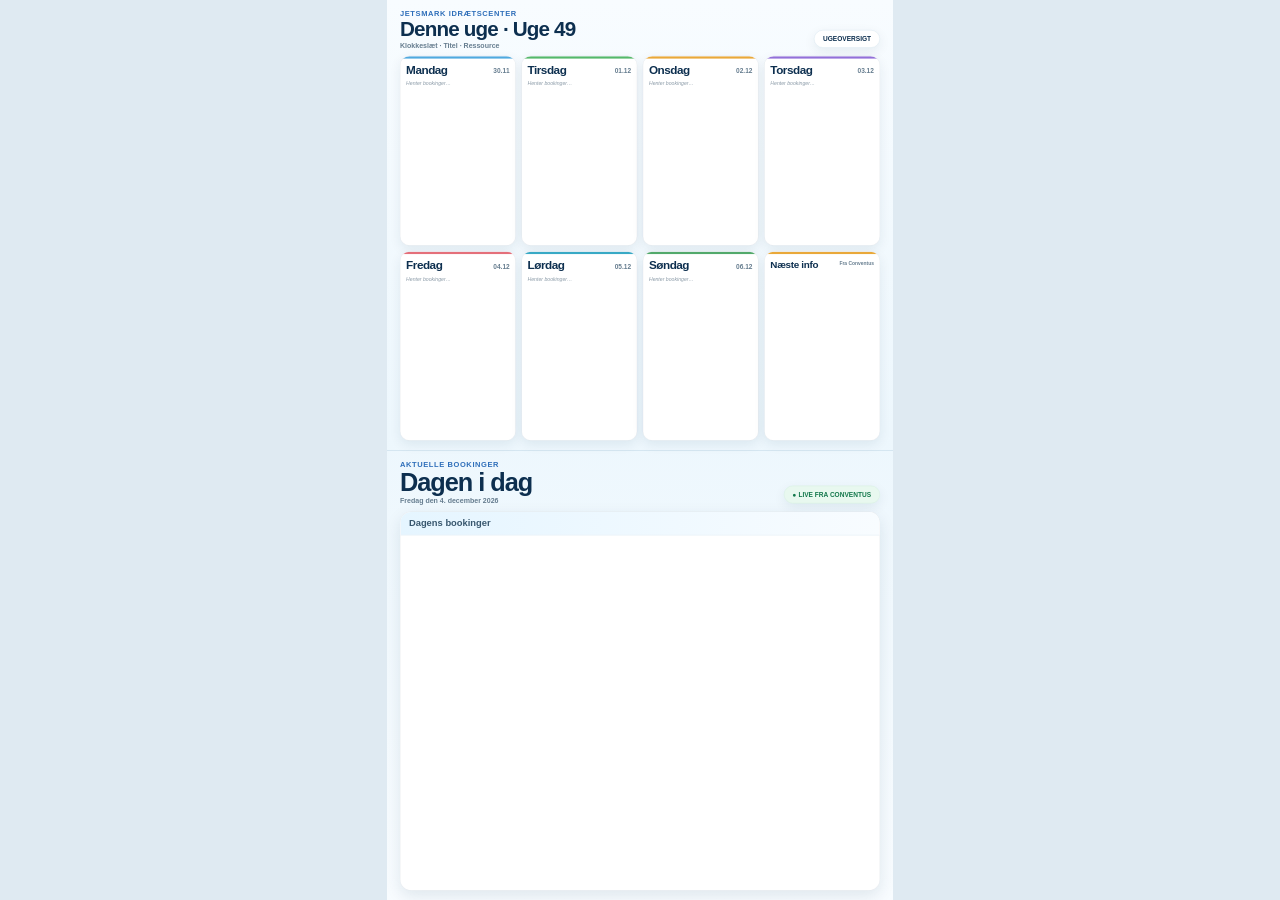
<file: index.html>
<!doctype html>
<html lang="da">
<head>
<meta charset="utf-8">
<meta name="viewport" content="width=device-width, initial-scale=1, viewport-fit=cover">
<title>Jetsmark Idrætscenter – Infoskærm</title>
<link rel="stylesheet" href="style.css">
<link rel="stylesheet" href="next-info.css">
</head>
<body>
<div id="stage">
<main class="screen">
  <section class="half week-half">
    <div class="section-head">
      <div>
        <p class="eyebrow">Jetsmark Idrætscenter</p>
        <h1>Denne uge · <span id="week-number">Uge 44</span></h1>
        <p class="subline">Klokkeslæt · Titel · Ressource</p>
      </div>
      <div class="badge">UGEOVERSIGT</div>
    </div>

    <div class="week-grid">
      <article class="day-card" data-day="mandag" style="--accent:#4fa9df"><div class="day-head"><h3>Mandag</h3><div class="day-date" data-date="mandag"></div></div><div class="bookings" data-bookings="mandag"><div class="empty">Henter bookinger…</div></div></article>
      <article class="day-card" data-day="tirsdag" style="--accent:#54b86a"><div class="day-head"><h3>Tirsdag</h3><div class="day-date" data-date="tirsdag"></div></div><div class="bookings" data-bookings="tirsdag"><div class="empty">Henter bookinger…</div></div></article>
      <article class="day-card" data-day="onsdag" style="--accent:#e9a839"><div class="day-head"><h3>Onsdag</h3><div class="day-date" data-date="onsdag"></div></div><div class="bookings" data-bookings="onsdag"><div class="empty">Henter bookinger…</div></div></article>
      <article class="day-card" data-day="torsdag" style="--accent:#9270d9"><div class="day-head"><h3>Torsdag</h3><div class="day-date" data-date="torsdag"></div></div><div class="bookings" data-bookings="torsdag"><div class="empty">Henter bookinger…</div></div></article>
      <article class="day-card" data-day="fredag" style="--accent:#e46f7a"><div class="day-head"><h3>Fredag</h3><div class="day-date" data-date="fredag"></div></div><div class="bookings" data-bookings="fredag"><div class="empty">Henter bookinger…</div></div></article>
      <article class="day-card" data-day="lørdag" style="--accent:#38a9c5"><div class="day-head"><h3>Lørdag</h3><div class="day-date" data-date="lørdag"></div></div><div class="bookings" data-bookings="lørdag"><div class="empty">Henter bookinger…</div></div></article>
      <article class="day-card" data-day="søndag" style="--accent:#52a96b"><div class="day-head"><h3>Søndag</h3><div class="day-date" data-date="søndag"></div></div><div class="bookings" data-bookings="søndag"><div class="empty">Henter bookinger…</div></div></article>
      <article class="day-card note-card" style="--accent:#e9a839"><div class="day-head"><h3>Næste info</h3><div class="day-date">Fra Conventus</div></div></article>
    </div>

    <div class="source-week" id="week-source" aria-hidden="true">
      <script type="text/javascript" src="https://www.conventus.dk/dataudv/www/booking_v2_liste.php?forening=2944&vis=7&ressourcer=5394;5395;41893;41892;41895;41896;43929;43931;26597;40665;5396;22230;47117&kategorier=&kun_egne=false&skyggebookinger=false&gruppeAfd=&layout=relativ&columns=tid;titel;ressource&heads=day"></script>
    </div>
    <div class="source-week" id="info-source" aria-hidden="true">
      <script type="text/javascript" src="https://www.conventus.dk/dataudv/www/booking_v2_liste.php?forening=2944&vis=7&ressourcer=5394;5395;41893;41892;41895;41896;43929;43931;26597;40665;5396;22230;47117&kategorier=&kun_egne=false&skyggebookinger=false&gruppeAfd=&layout=relativ&columns=dato;tid;titel;info;ressource&heads=day"></script>
    </div>
  </section>

  <section class="half today-half">
    <div class="section-head">
      <div>
        <p class="eyebrow">Aktuelle bookinger</p>
        <h2>Dagen i dag</h2>
        <p class="subline" id="today-date">Henter dagens dato…</p>
      </div>
      <div class="badge live">● LIVE FRA CONVENTUS</div>
    </div>
    <div class="panel">
      <div class="panel-title">Dagens bookinger</div>
      <div class="conventus-output" id="today-bookings">
        <script type="text/javascript" src="https://www.conventus.dk/dataudv/www/booking_v2_liste.php?forening=2944&vis=1&ressourcer=5394;5395;41893;41892;41895;41896;43929;43931;26597;40665;5396;22230;47117&kategorier=&kun_egne=false&skyggebookinger=false&gruppeAfd=&layout=relativ&columns=skygge;dato;tid;titel;info;kategori;ressource;book&heads=day"></script>
      </div>
    </div>
  </section>
</main>
</div>
<script src="app.js"></script>
<script src="vertical-fix.js"></script>
<script src="next-info.js"></script>
<script src="week-polish.js"></script>
<script src="week-resource-fix.js"></script>
</body>
</html>
</file>
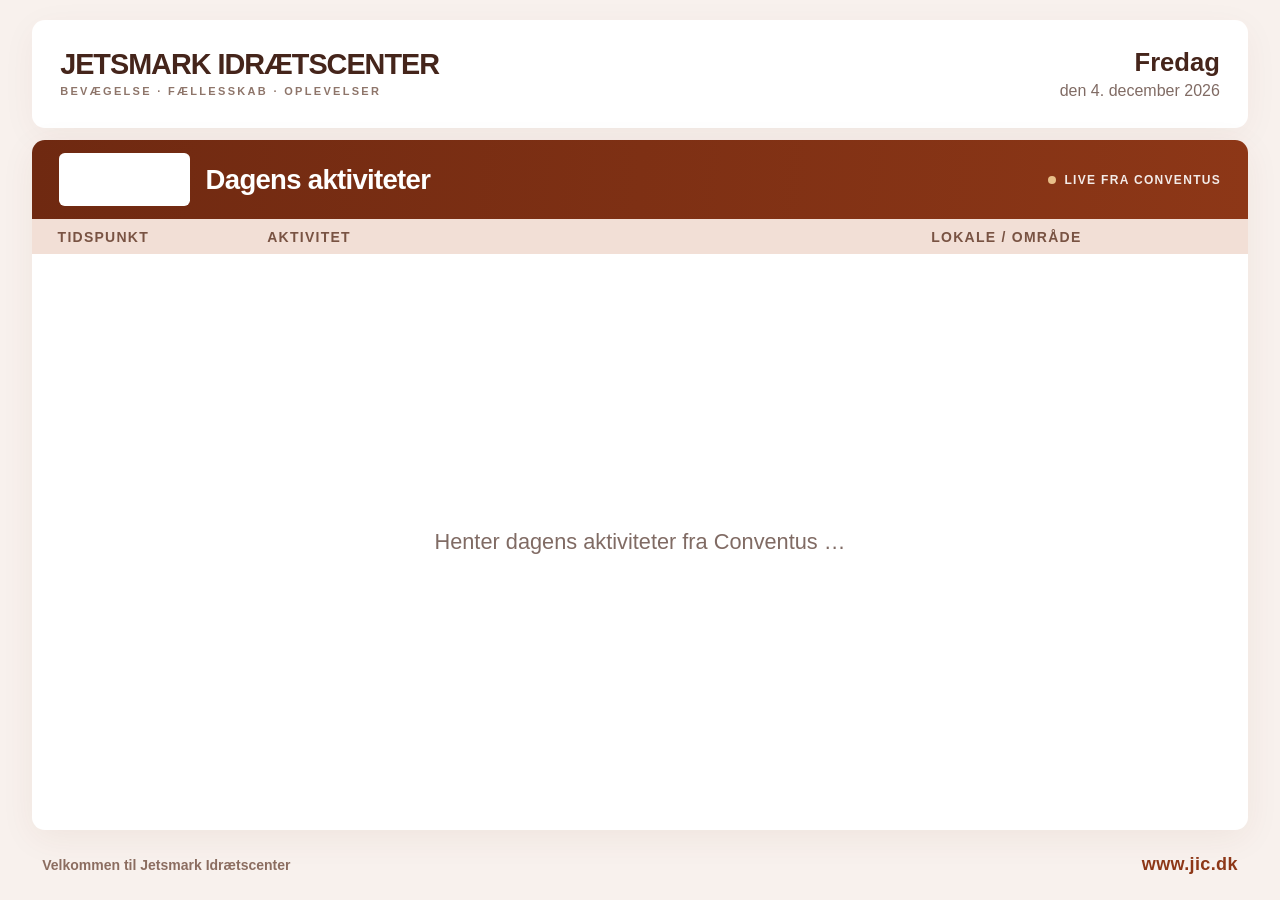
<file: foyer/index.html>
<!doctype html>
<html lang="da">
<head>
<meta charset="utf-8"><meta name="viewport" content="width=device-width,initial-scale=1">
<meta http-equiv="refresh" content="1800">
<title>Jetsmark Idrætscenter · Foyer</title>
<style>
:root{--navy:#6F2911;--blue:#8D3717;--line:#eddbd4;--ink:#45251b;--muted:#806b64}
*{box-sizing:border-box}html,body{margin:0;width:100%;height:100%;overflow:hidden;font-family:Inter,Arial,Helvetica,sans-serif;color:var(--ink);background:#f8f1ed}
#stage{width:100%;height:100%;display:flex;flex-direction:column;padding:2.2vh 2.5vw 1.4vh;gap:1.4vh}
header{display:flex;align-items:center;justify-content:space-between;gap:3vw;background:#fff;border-radius:1vw;padding:1.6vh 2.2vw;box-shadow:0 8px 35px #6f29110c;min-height:12vh}
.brand{display:flex;align-items:center;gap:1.1vw}.mark{height:4.4vw;width:4.4vw;max-height:96px;max-width:96px;border-radius:1vw;background:linear-gradient(145deg,#C87959,#8D3717);color:#fff;display:grid;place-items:center;font-weight:900;font-size:clamp(30px,2.65vw,100px);letter-spacing:-.22em;padding-right:.25em}
.brand-title{font-size:clamp(22px,2.25vw,92px);font-weight:850;letter-spacing:-.035em;line-height:1}.brand-sub{font-size:clamp(11px,.86vw,32px);letter-spacing:.21em;color:#8e756a;font-weight:750;margin-top:.7vh}
.datebox{text-align:right}.weekday{font-weight:850;font-size:clamp(24px,2vw,80px);text-transform:capitalize}.date{font-size:clamp(16px,1.15vw,44px);color:var(--muted);margin-top:.5vh}
main{display:flex;flex-direction:column;flex:1;min-height:0;background:#fff;border-radius:1vw;overflow:hidden;box-shadow:0 8px 35px #6f291110}
.heading{display:flex;align-items:center;justify-content:space-between;background:linear-gradient(95deg,#6F2911,#8D3717);color:#fff;padding:1.4vh 2.1vw;min-height:8vh}
.heading h1{font-size:clamp(25px,2.15vw,80px);margin:0;font-weight:800;letter-spacing:-.025em}.live{font-size:clamp(12px,.85vw,34px);font-weight:750;letter-spacing:.11em;opacity:.9}.live:before{content:"";display:inline-block;width:.65em;height:.65em;background:#f3ce95;border-radius:50%;margin-right:.7em}
.colheads{display:grid;grid-template-columns:18% 57% 25%;padding:1.1vh 2vw;background:#f2dfd6;color:#795343;font-size:clamp(14px,1vw,42px);font-weight:800;text-transform:uppercase;letter-spacing:.09em}
#list{flex:1;min-height:0;overflow:hidden;display:grid;grid-template-rows:repeat(var(--rows,1),minmax(0,1fr))}
.booking{display:grid;grid-template-columns:18% 57% 25%;align-items:center;min-height:0;height:100%;padding:0 2vw;border-bottom:1px solid var(--line);gap:0;overflow:hidden}
.booking:nth-child(even){background:#fbf6f3}.booking:last-child{border:0}
.time{display:flex;align-items:center;height:100%;line-height:1.1;font-size:clamp(20px,1.75vw,70px);font-weight:850;color:#8D3717;white-space:nowrap;letter-spacing:-.025em}
.activity{align-self:center;line-height:1.1;font-size:clamp(18px,1.5vw,60px);font-weight:750;line-height:1.18;padding-right:1.4vw;overflow:hidden;display:-webkit-box;-webkit-line-clamp:2;-webkit-box-orient:vertical}
.resources{display:flex;align-items:center;align-self:center;gap:.4vw;flex-wrap:wrap;padding-left:.8vw}.resource{font-size:clamp(13px,1.03vw,42px);font-weight:750;background:#f4e5dd;color:#6F2911;padding:.55vh .65vw;border-radius:.35vw;line-height:1.15}
.empty{display:grid;place-items:center;flex:1;color:#806b64;font-size:clamp(18px,1.7vw,64px);padding:2vw;text-align:center}
#list.dense .booking{min-height:0}#list.dense .time{font-size:clamp(15px,1.36vw,55px)}#list.dense .activity{font-size:clamp(14px,1.14vw,48px)}#list.dense .resource{font-size:clamp(11px,.83vw,34px)}
footer{height:5vh;display:flex;align-items:center;justify-content:space-between;padding:0 .8vw;color:#8b6d60;font-size:clamp(14px,1vw,40px);font-weight:700}
footer .website{font-weight:900;color:#8D3717;font-size:clamp(18px,1.3vw,52px);letter-spacing:.02em}
#source{position:absolute;left:-99999px;top:0;opacity:0;pointer-events:none}
@media(max-aspect-ratio:1/1){header{min-height:10vh}.colheads,.booking{grid-template-columns:25% 48% 27%}.heading{min-height:7vh}}
.official-logo{height:6.7vh;max-height:150px;width:auto;max-width:14vw;object-fit:contain;flex-shrink:0}.brand{gap:1.5vw}.heading-left{display:flex;align-items:center;gap:1.2vw;min-width:0}.heading-left .official-logo{height:5.9vh;max-height:110px;max-width:11vw;object-fit:contain;background:#fff;border-radius:.45vw;padding:.25vh .3vw}.booking .time,.booking .activity,.booking .resources{min-height:0}.booking .resource{white-space:nowrap;padding:.35vh .65vw}.booking .resources{overflow:hidden}.booking .activity{overflow:hidden;line-height:1.12}#list.very-dense .time{font-size:clamp(13px,1.07vw,42px)}#list.very-dense .activity{font-size:clamp(12px,.9vw,38px)}#list.very-dense .resource{font-size:clamp(10px,.7vw,29px);padding:.2vh .35vw}
/* Foyer: center every item in its row, both vertically and horizontally. */
.colheads{align-items:center;text-align:left}
.colheads>span{display:flex;align-items:center;justify-content:flex-start;text-align:left}
.booking{align-items:stretch}
.booking>.time,.booking>.activity,.booking>.resources{
  height:100%;min-height:0;min-width:0;
  display:flex;align-items:center;justify-content:flex-start;
  text-align:left;align-self:stretch;box-sizing:border-box;
  margin:0;padding-top:0;padding-bottom:0;
}
.booking>.activity{
  -webkit-line-clamp:unset;-webkit-box-orient:initial;
  overflow:hidden;line-height:1.1;padding-left:.6vw;padding-right:.6vw;
}
.booking>.resources{padding-left:.6vw;padding-right:.6vw;align-content:center;gap:.3vw}
.booking>.time{line-height:1.1}
.booking .resource{display:inline-flex;align-items:center;justify-content:flex-start;line-height:1.15;max-height:100%}
</style>
</head>
<body>
<div id="stage">
<header>
  <div class="brand"><div><div class="brand-title">JETSMARK IDRÆTSCENTER</div><div class="brand-sub">BEVÆGELSE · FÆLLESSKAB · OPLEVELSER</div></div></div>
  <div class="datebox"><div id="weekday" class="weekday"></div><div id="date" class="date"></div></div>
</header>
<main>
  <div class="heading"><div class="heading-left"><img class="official-logo" src="[data-uri]" alt="Jetsmark Idrætscenter logo"><h1>Dagens aktiviteter</h1></div><div class="live">LIVE FRA CONVENTUS</div></div>
  <div class="colheads"><span>Tidspunkt</span><span>Aktivitet</span><span>Lokale / område</span></div>
  <div id="list"><div class="empty">Henter dagens aktiviteter fra Conventus …</div></div>
</main>
<footer><span>Velkommen til Jetsmark Idrætscenter</span><span class="website">www.jic.dk</span></footer>
</div>
<div id="source" aria-hidden="true">
<script src="https://www.conventus.dk/dataudv/www/booking_v2_liste.php?forening=2944&vis=1&ressourcer=5394;5395;41893;41892;41895;41896;43929;43931;26597;40665;5396;22230;47117&kategorier=&kun_egne=false&skyggebookinger=false&gruppeAfd=&layout=relativ&columns=skygge;dato;tid;titel;info;kategori;ressource;book&heads=day"></script>
</div>
<script>
(function(){
const TZ='Europe/Copenhagen', list=document.getElementById('list');
const fmt=new Intl.DateTimeFormat('da-DK',{timeZone:TZ,weekday:'long',day:'numeric',month:'long',year:'numeric'}).format(new Date());
document.getElementById('weekday').textContent=fmt.split(' ')[0];
document.getElementById('date').textContent=fmt.slice(fmt.indexOf(' ')+1);
function norm(s){return String(s||'').replace(/\s+/g,' ').trim();}
function esc(s){return String(s||'').replace(/[&<>"]/g,c=>({'&':'&amp;','<':'&lt;','>':'&gt;','"':'&quot;'}[c]));}
function parts(){const v={};new Intl.DateTimeFormat('en-GB',{timeZone:TZ,day:'2-digit',month:'2-digit',year:'numeric'}).formatToParts(new Date()).forEach(x=>v[x.type]=Number(x.value)||x.value);return v;}
function isToday(s){const m=String(s).match(/(\d{1,2})[-./](\d{1,2})[-./](\d{4})/),p=parts();return !!m&&+m[1]===p.day&&+m[2]===p.month&&+m[3]===p.year;}
function time(s){const m=String(s).match(/(\d{1,2}[:.]\d{2})\s*(?:-|–|—|til)\s*(\d{1,2}[:.]\d{2})/i);return m?m[1].replace('.',':')+'–'+m[2].replace('.',':'):((String(s).match(/\d{1,2}[:.]\d{2}/)||[])[0]||'').replace('.',':');}
function mapping(table){const map={};table.querySelectorAll('tr').forEach(tr=>{if(Object.keys(map).length)return;[...tr.querySelectorAll('th')].forEach((th,i)=>{const n=norm(th.textContent).toLowerCase();if(n.includes('tid'))map.time=i;if(n.includes('titel'))map.title=i;if(n.includes('ressource'))map.resource=i;});});return map;}
function read(){
const tables=document.querySelectorAll('#source table');if(!tables.length)return null;
const output=[],keys=new Map();
tables.forEach(table=>{const h=mapping(table);table.querySelectorAll('tr').forEach(tr=>{
if(tr.querySelector('th'))return;const cells=[...tr.cells],vals=cells.map(c=>norm(c.textContent));if(cells.length<2||!isToday(tr.textContent))return;
const ix=h.time??vals.findIndex(s=>/\d{1,2}[:.]\d{2}/.test(s));if(ix<0)return;
const t=time(vals[ix]),title=vals[h.title??(ix+1)];if(!t||!title)return;
const res=vals[h.resource??(ix+4)]||'';
const key=(t+'|'+title).toLowerCase();let item=keys.get(key);
if(!item){item={t,title,resources:[]};keys.set(key,item);output.push(item);}
let resource=norm(res);
if(/Karlsvognen/i.test(resource)&&/(Gamma|Zeta)/i.test(tr.textContent))resource=resource.replace(/Mødelokale\s+Karlsvognen|Karlsvognen/ig,'').trim();
if(resource&&!item.resources.includes(resource))item.resources.push(resource);
});});
output.sort((a,b)=>a.t.localeCompare(b.t,'da'));return output;
}
function render(){
const data=read();if(!data)return false;
if(!data.length){list.innerHTML='<div class="empty">Ingen aktiviteter registreret i dag</div>';return true;}
list.innerHTML=data.map(x=>'<div class="booking"><div class="time">'+esc(x.t)+'</div><div class="activity">'+esc(x.title)+'</div><div class="resources">'+(x.resources.length?x.resources.map(r=>'<span class="resource">'+esc(r)+'</span>').join(''):'<span class="resource">—</span>')+'</div></div>').join('');
list.style.setProperty('--rows',String(data.length));list.classList.toggle('dense',data.length>8);list.classList.toggle('very-dense',data.length>17);return true;
}
let count=0;const poll=setInterval(()=>{count++;if(render()||count>=100){clearInterval(poll);if(count>=100&&list.textContent.includes('Henter'))list.innerHTML='<div class="empty">Kunne ikke hente dagens aktiviteter. Skærmen forsøger igen automatisk.</div>';}},300);
})();
</script>
</body>
</html>
</file>
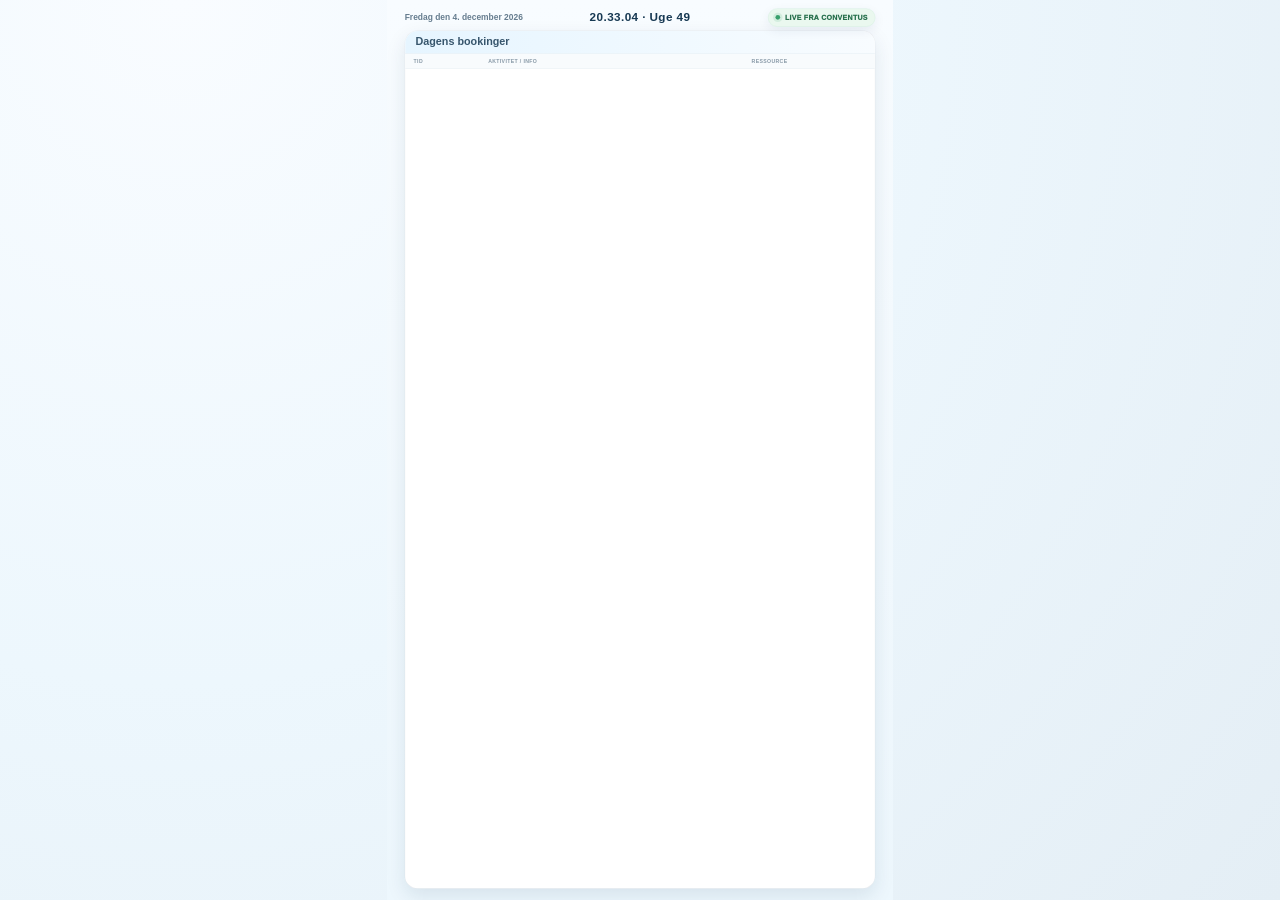
<file: idag/index.html>
<!doctype html>
<html lang="da">
<head>
  <meta charset="utf-8">
  <meta name="viewport" content="width=device-width,initial-scale=1,viewport-fit=cover">
  <title>Jetsmark Idrætscenter – Dagen i dag</title>
  <link rel="stylesheet" href="style.css">
</head>
<body>
<div id="stage">
  <main class="screen">
    <header class="hero">
      <div>
        <p class="today-date" id="today-date">Henter dagens dato…</p>
      </div>
      <time id="header-clock" class="header-clock" aria-label="Aktuelt klokkeslæt og ugenummer">--:--:--</time>
      <div class="live-pill"><i></i><span>LIVE FRA CONVENTUS</span></div>
    </header>

    <section class="panel">
      <div class="panel-title">Dagens bookinger</div>
      <div class="column-head" aria-hidden="true">
        <span>Tid</span><span>Aktivitet / info</span><span>Ressource</span>
      </div>
      <div class="today-output" id="today-bookings">
        <script type="text/javascript" src="https://www.conventus.dk/dataudv/www/booking_v2_liste.php?forening=2944&vis=1&ressourcer=5394;5395;41893;41892;41895;41896;43929;43931;26597;40665;5396;22230;47117&kategorier=&kun_egne=false&skyggebookinger=false&gruppeAfd=&layout=relativ&columns=skygge;dato;tid;titel;info;kategori;ressource;book&heads=day"></script>
      </div>
    </section>
  </main>
</div>
<script>
(function(){
  var clock=document.getElementById('header-clock');
  if(!clock)return;
  var formatter=new Intl.DateTimeFormat('da-DK',{timeZone:'Europe/Copenhagen',hour:'2-digit',minute:'2-digit',second:'2-digit',hourCycle:'h23'});
  var dateFormatter=new Intl.DateTimeFormat('en-CA',{timeZone:'Europe/Copenhagen',year:'numeric',month:'2-digit',day:'2-digit'});
  function isoWeek(now){
    var parts=dateFormatter.formatToParts(now),p={};
    parts.forEach(function(x){p[x.type]=x.value;});
    var d=new Date(Date.UTC(+p.year,+p.month-1,+p.day));
    d.setUTCDate(d.getUTCDate()+4-(d.getUTCDay()||7));
    var yearStart=new Date(Date.UTC(d.getUTCFullYear(),0,1));
    return Math.ceil((((d-yearStart)/86400000)+1)/7);
  }
  function update(){var now=new Date();clock.textContent=formatter.format(now)+' · Uge '+isoWeek(now);}
  update();
  setInterval(update,1000);
})();
</script>
<script src="app.js"></script>
</body>
</html>
</file>
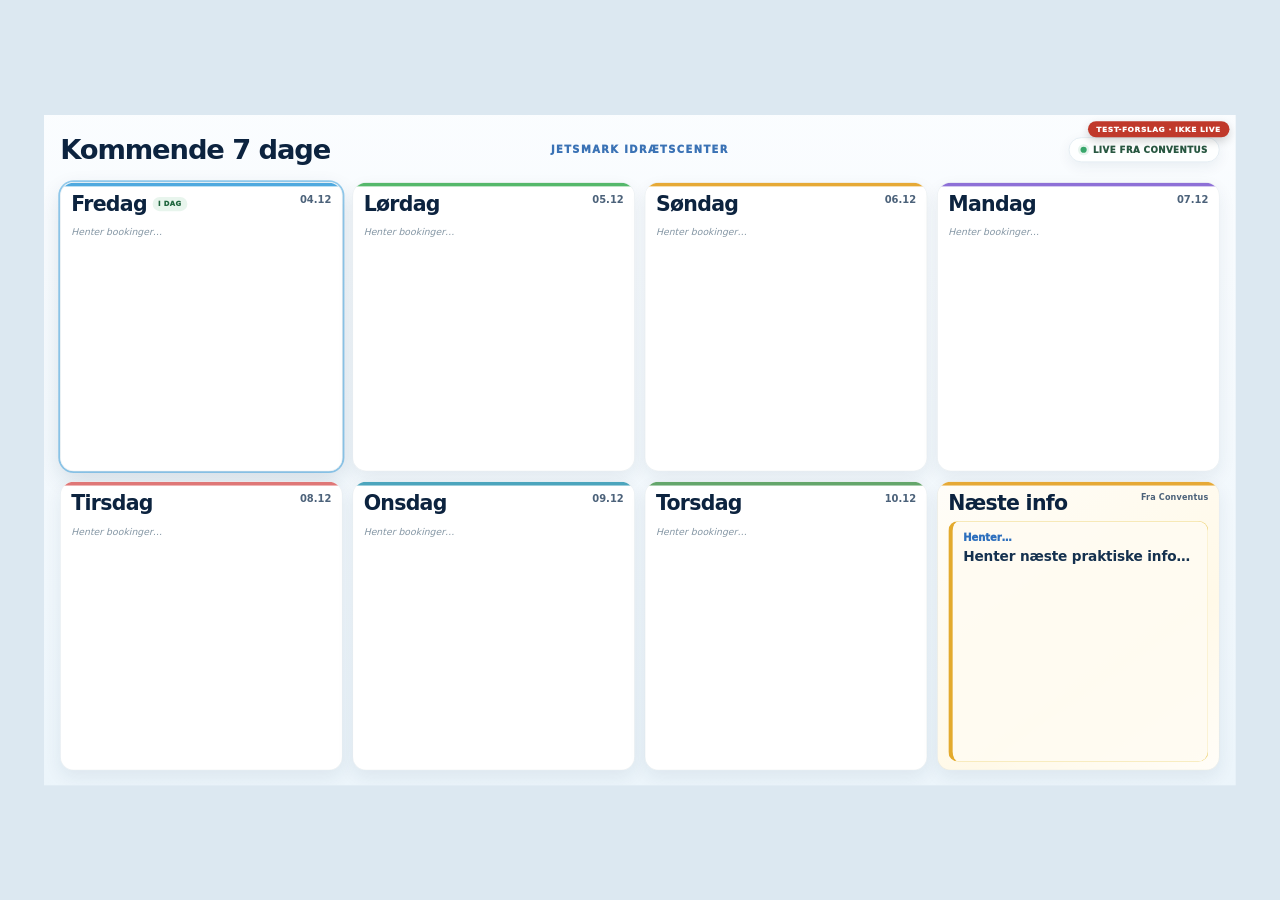
<file: test/index.html>
<!doctype html>
<html lang="da">
<head>
  <meta charset="utf-8">
  <meta name="viewport" content="width=device-width,initial-scale=1,viewport-fit=cover">
  <title>Jetsmark Idrætscenter – Kommende 7 dage (TV-forslag)</title>
  <link rel="stylesheet" href="style.css">
</head>
<body>
<div id="stage">
  <main class="screen">
    <div class="test-badge">TEST-FORSLAG · IKKE LIVE</div>
    <header class="hero">
      <div class="hero-title">Kommende 7 dage</div>
      <div class="hero-brand">JETSMARK IDRÆTSCENTER</div>
      <div class="live-pill"><i></i><span>LIVE FRA CONVENTUS</span></div>
    </header>

    <section class="week-grid" aria-label="Kommende 7 dage">
      <article class="day-card" data-slot="0" style="--accent:#4fa9df"><div class="day-head"><div><h2 data-title></h2><span class="today-pill">I DAG</span></div><div class="day-meta"><strong data-date></strong><span data-count></span></div></div><div class="bookings" data-bookings><div class="loading">Henter bookinger…</div></div></article>
      <article class="day-card" data-slot="1" style="--accent:#55b86b"><div class="day-head"><div><h2 data-title></h2></div><div class="day-meta"><strong data-date></strong><span data-count></span></div></div><div class="bookings" data-bookings><div class="loading">Henter bookinger…</div></div></article>
      <article class="day-card" data-slot="2" style="--accent:#e6a936"><div class="day-head"><div><h2 data-title></h2></div><div class="day-meta"><strong data-date></strong><span data-count></span></div></div><div class="bookings" data-bookings><div class="loading">Henter bookinger…</div></div></article>
      <article class="day-card" data-slot="3" style="--accent:#8e70d7"><div class="day-head"><div><h2 data-title></h2></div><div class="day-meta"><strong data-date></strong><span data-count></span></div></div><div class="bookings" data-bookings><div class="loading">Henter bookinger…</div></div></article>
      <article class="day-card" data-slot="4" style="--accent:#df7777"><div class="day-head"><div><h2 data-title></h2></div><div class="day-meta"><strong data-date></strong><span data-count></span></div></div><div class="bookings" data-bookings><div class="loading">Henter bookinger…</div></div></article>
      <article class="day-card" data-slot="5" style="--accent:#4ca5bd"><div class="day-head"><div><h2 data-title></h2></div><div class="day-meta"><strong data-date></strong><span data-count></span></div></div><div class="bookings" data-bookings><div class="loading">Henter bookinger…</div></div></article>
      <article class="day-card" data-slot="6" style="--accent:#64a66b"><div class="day-head"><div><h2 data-title></h2></div><div class="day-meta"><strong data-date></strong><span data-count></span></div></div><div class="bookings" data-bookings><div class="loading">Henter bookinger…</div></div></article>

      <article class="day-card info-card" style="--accent:#e6a936" aria-live="polite">
        <div class="day-head info-head"><div><h2>Næste info</h2></div><div class="day-meta"><strong>Fra Conventus</strong></div></div>
        <div class="info-panel"><div class="info-when" id="info-when">Henter…</div><h3 id="info-title">Henter næste praktiske info…</h3><div id="info-summary" class="info-summary"></div></div>
      </article>
    </section>

    <div class="source" id="week-source" aria-hidden="true"><script src="https://www.conventus.dk/dataudv/www/booking_v2_liste.php?forening=2944&vis=7&ressourcer=5394;5395;41893;41892;41895;41896;43929;43931;26597;40665;5396;22230;47117&kategorier=&kun_egne=false&skyggebookinger=false&gruppeAfd=&layout=relativ&columns=dato;tid;titel;ressource&heads=day"></script></div>
    <div class="source" id="info-source" aria-hidden="true"><script src="https://www.conventus.dk/dataudv/www/booking_v2_liste.php?forening=2944&vis=7&ressourcer=5394;5395;41893;41892;41895;41896;43929;43931;26597;40665;5396;22230;47117&kategorier=&kun_egne=false&skyggebookinger=false&gruppeAfd=&layout=relativ&columns=dato;tid;titel;info;ressource&heads=day"></script></div>
  </main>
</div>
<script src="app.js"></script>
<script src="tv-fit.js"></script>
</body>
</html>
</file>
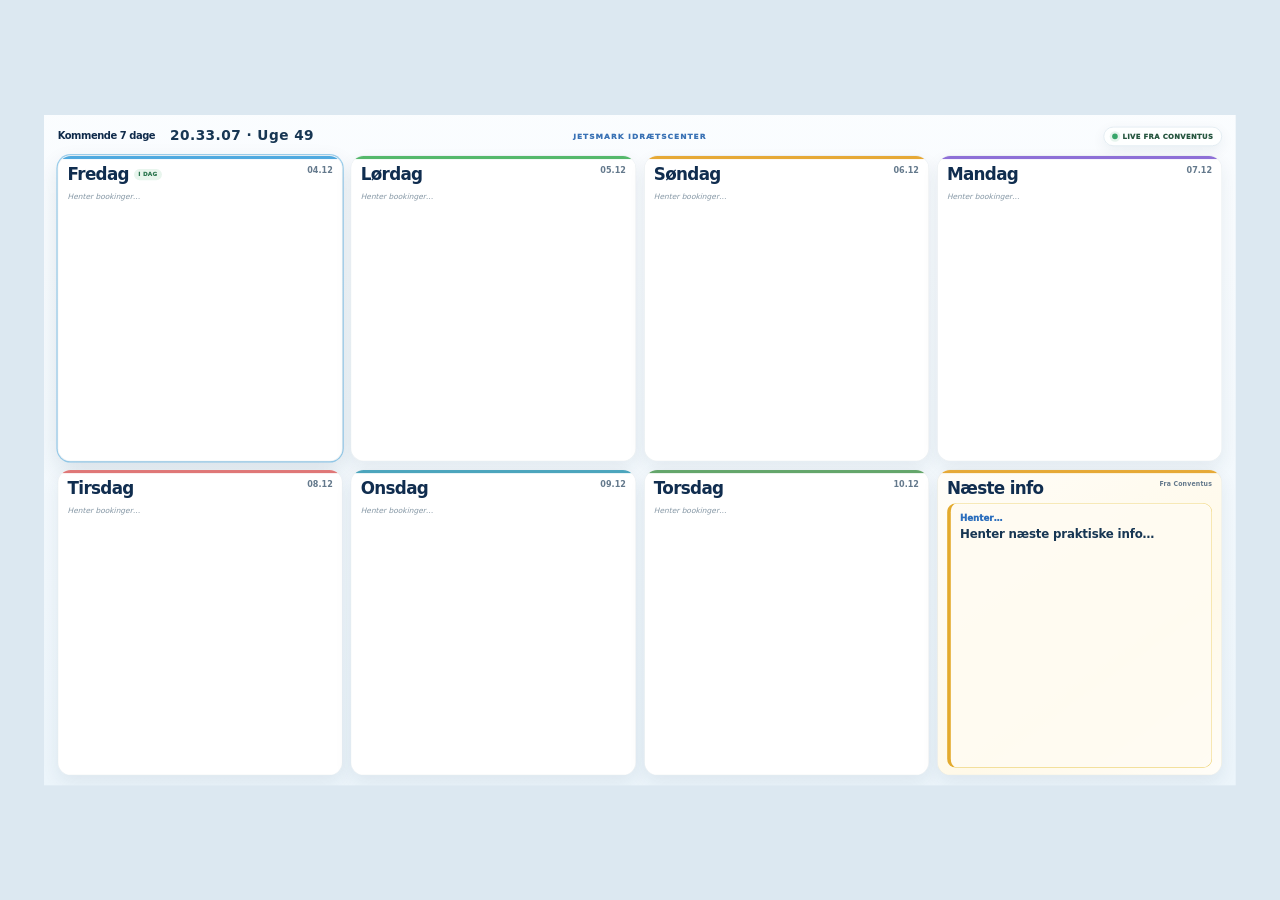
<file: uge/index.html>
<!doctype html>
<html lang="da">
<head>
  <meta charset="utf-8">
  <meta name="viewport" content="width=device-width,initial-scale=1,viewport-fit=cover">
  <title>Jetsmark Idrætscenter – Kommende 7 dage</title>
  <link rel="stylesheet" href="style.css">
</head>
<body>
<div id="stage">
  <main class="screen">
    <header class="hero">
      <div class="hero-left"><div class="hero-title">Kommende 7 dage</div><time id="header-clock" class="header-clock" aria-label="Aktuelt klokkeslæt og ugenummer">--:--:--</time></div>
      <div class="hero-brand">JETSMARK IDRÆTSCENTER</div>
      <div class="live-pill"><i></i><span>LIVE FRA CONVENTUS</span></div>
    </header>

    <section class="week-grid" aria-label="Kommende 7 dage">
      <article class="day-card" data-slot="0" style="--accent:#4fa9df"><div class="day-head"><div><h2 data-title></h2><span class="today-pill">I DAG</span></div><div class="day-meta"><strong data-date></strong><span data-count></span></div></div><div class="bookings" data-bookings><div class="loading">Henter bookinger…</div></div></article>
      <article class="day-card" data-slot="1" style="--accent:#55b86b"><div class="day-head"><div><h2 data-title></h2></div><div class="day-meta"><strong data-date></strong><span data-count></span></div></div><div class="bookings" data-bookings><div class="loading">Henter bookinger…</div></div></article>
      <article class="day-card" data-slot="2" style="--accent:#e6a936"><div class="day-head"><div><h2 data-title></h2></div><div class="day-meta"><strong data-date></strong><span data-count></span></div></div><div class="bookings" data-bookings><div class="loading">Henter bookinger…</div></div></article>
      <article class="day-card" data-slot="3" style="--accent:#8e70d7"><div class="day-head"><div><h2 data-title></h2></div><div class="day-meta"><strong data-date></strong><span data-count></span></div></div><div class="bookings" data-bookings><div class="loading">Henter bookinger…</div></div></article>
      <article class="day-card" data-slot="4" style="--accent:#df7777"><div class="day-head"><div><h2 data-title></h2></div><div class="day-meta"><strong data-date></strong><span data-count></span></div></div><div class="bookings" data-bookings><div class="loading">Henter bookinger…</div></div></article>
      <article class="day-card" data-slot="5" style="--accent:#4ca5bd"><div class="day-head"><div><h2 data-title></h2></div><div class="day-meta"><strong data-date></strong><span data-count></span></div></div><div class="bookings" data-bookings><div class="loading">Henter bookinger…</div></div></article>
      <article class="day-card" data-slot="6" style="--accent:#64a66b"><div class="day-head"><div><h2 data-title></h2></div><div class="day-meta"><strong data-date></strong><span data-count></span></div></div><div class="bookings" data-bookings><div class="loading">Henter bookinger…</div></div></article>

      <article class="day-card info-card" style="--accent:#e6a936" aria-live="polite">
        <div class="day-head info-head"><div><h2>Næste info</h2></div><div class="day-meta"><strong>Fra Conventus</strong></div></div>
        <div class="info-panel"><div class="info-when" id="info-when">Henter…</div><h3 id="info-title">Henter næste praktiske info…</h3><div id="info-summary" class="info-summary"></div></div>
      </article>
    </section>

    <div class="source" id="week-source" aria-hidden="true"><script src="https://www.conventus.dk/dataudv/www/booking_v2_liste.php?forening=2944&vis=7&ressourcer=5394;5395;41893;41892;41895;41896;43929;43931;26597;40665;5396;22230;47117&kategorier=&kun_egne=false&skyggebookinger=false&gruppeAfd=&layout=relativ&columns=dato;tid;titel;ressource&heads=day"></script></div>
    <div class="source" id="info-source" aria-hidden="true"><script src="https://www.conventus.dk/dataudv/www/booking_v2_liste.php?forening=2944&vis=7&ressourcer=5394;5395;41893;41892;41895;41896;43929;43931;26597;40665;5396;22230;47117&kategorier=&kun_egne=false&skyggebookinger=false&gruppeAfd=&layout=relativ&columns=dato;tid;titel;info;ressource&heads=day"></script></div>
  </main>
</div>
<script>
(function(){
  var clock=document.getElementById('header-clock');
  if(!clock)return;
  var formatter=new Intl.DateTimeFormat('da-DK',{timeZone:'Europe/Copenhagen',hour:'2-digit',minute:'2-digit',second:'2-digit',hourCycle:'h23'});
  var dateFormatter=new Intl.DateTimeFormat('en-CA',{timeZone:'Europe/Copenhagen',year:'numeric',month:'2-digit',day:'2-digit'});
  function isoWeek(now){
    var parts=dateFormatter.formatToParts(now),p={};
    parts.forEach(function(x){p[x.type]=x.value;});
    var d=new Date(Date.UTC(+p.year,+p.month-1,+p.day));
    d.setUTCDate(d.getUTCDate()+4-(d.getUTCDay()||7));
    var yearStart=new Date(Date.UTC(d.getUTCFullYear(),0,1));
    return Math.ceil((((d-yearStart)/86400000)+1)/7);
  }
  function update(){var now=new Date();clock.textContent=formatter.format(now)+' · Uge '+isoWeek(now);}
  update();
  setInterval(update,1000);
})();
</script>
<script src="app.js"></script>
<script src="tv-fit.js"></script>
</body>
</html>
</file>
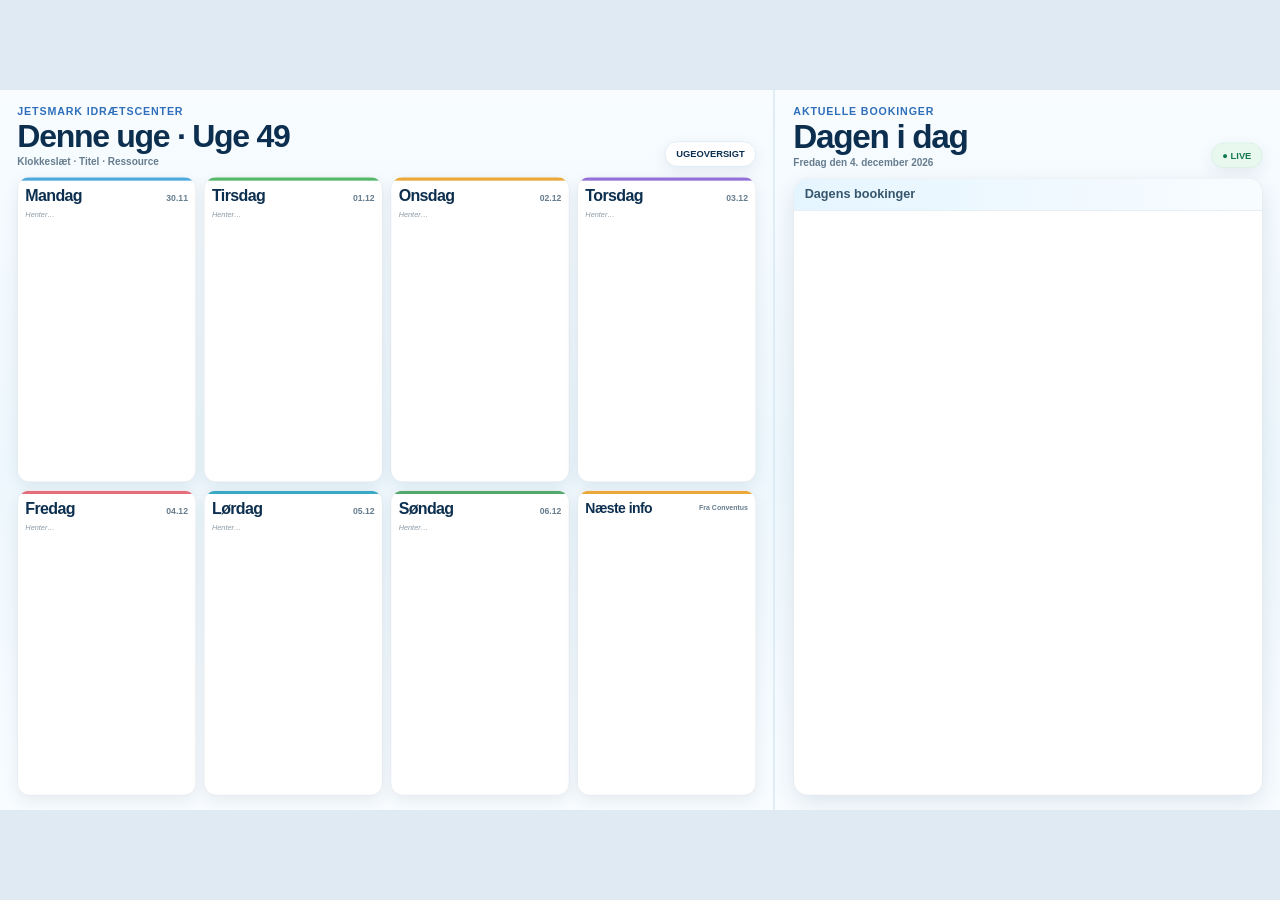
<file: vandret/index.html>
<!doctype html>
<html lang="da">
<head>
<meta charset="utf-8">
<meta name="viewport" content="width=device-width,initial-scale=1,viewport-fit=cover">
<title>Jetsmark Idrætscenter – Vandret infoskærm</title>
<link rel="stylesheet" href="style.css">
</head>
<body>
<div id="stage"><main class="screen">
<section class="pane week-pane">
  <div class="section-head"><div><p class="eyebrow">Jetsmark Idrætscenter</p><h1>Denne uge · <span id="week-number">Uge 44</span></h1><p class="subline">Klokkeslæt · Titel · Ressource</p></div><div class="badge">UGEOVERSIGT</div></div>
  <div class="week-grid">
    <article class="day-card" style="--accent:#4fa9df"><div class="day-head"><h3>Mandag</h3><div class="day-date" data-date="mandag"></div></div><div class="bookings" data-bookings="mandag"><div class="empty">Henter…</div></div></article>
    <article class="day-card" style="--accent:#54b86a"><div class="day-head"><h3>Tirsdag</h3><div class="day-date" data-date="tirsdag"></div></div><div class="bookings" data-bookings="tirsdag"><div class="empty">Henter…</div></div></article>
    <article class="day-card" style="--accent:#e9a839"><div class="day-head"><h3>Onsdag</h3><div class="day-date" data-date="onsdag"></div></div><div class="bookings" data-bookings="onsdag"><div class="empty">Henter…</div></div></article>
    <article class="day-card" style="--accent:#9270d9"><div class="day-head"><h3>Torsdag</h3><div class="day-date" data-date="torsdag"></div></div><div class="bookings" data-bookings="torsdag"><div class="empty">Henter…</div></div></article>
    <article class="day-card" style="--accent:#e46f7a"><div class="day-head"><h3>Fredag</h3><div class="day-date" data-date="fredag"></div></div><div class="bookings" data-bookings="fredag"><div class="empty">Henter…</div></div></article>
    <article class="day-card" style="--accent:#38a9c5"><div class="day-head"><h3>Lørdag</h3><div class="day-date" data-date="lørdag"></div></div><div class="bookings" data-bookings="lørdag"><div class="empty">Henter…</div></div></article>
    <article class="day-card" style="--accent:#52a96b"><div class="day-head"><h3>Søndag</h3><div class="day-date" data-date="søndag"></div></div><div class="bookings" data-bookings="søndag"><div class="empty">Henter…</div></div></article>
    <article class="day-card note-card" style="--accent:#e9a839"><div class="day-head"><h3>Næste info</h3><div class="day-date">Fra Conventus</div></div></article>
  </div>
  <div class="source" id="week-source"><script src="https://www.conventus.dk/dataudv/www/booking_v2_liste.php?forening=2944&vis=7&ressourcer=5394;5395;41893;41892;41895;41896;43929;43931;26597;40665;5396;22230;47117&kategorier=&kun_egne=false&skyggebookinger=false&gruppeAfd=&layout=relativ&columns=tid;titel;ressource&heads=day"></script></div>
  <div class="source" id="info-source"><script src="https://www.conventus.dk/dataudv/www/booking_v2_liste.php?forening=2944&vis=7&ressourcer=5394;5395;41893;41892;41895;41896;43929;43931;26597;40665;5396;22230;47117&kategorier=&kun_egne=false&skyggebookinger=false&gruppeAfd=&layout=relativ&columns=dato;tid;titel;info;ressource&heads=day"></script></div>
</section>
<section class="pane today-pane">
  <div class="section-head"><div><p class="eyebrow">Aktuelle bookinger</p><h2>Dagen i dag</h2><p class="subline" id="today-date">Henter dagens dato…</p></div><div class="badge live">● LIVE</div></div>
  <div class="panel"><div class="panel-title">Dagens bookinger</div><div class="conventus-output" id="today-bookings"><script src="https://www.conventus.dk/dataudv/www/booking_v2_liste.php?forening=2944&vis=1&ressourcer=5394;5395;41893;41892;41895;41896;43929;43931;26597;40665;5396;22230;47117&kategorier=&kun_egne=false&skyggebookinger=false&gruppeAfd=&layout=relativ&columns=skygge;dato;tid;titel;info;kategori;ressource;book&heads=day"></script></div></div>
</section>
</main></div>
<script src="app.js"></script>
<script src="../week-polish.js"></script>
<script src="../week-resource-fix.js"></script>
</body>
</html>
</file>
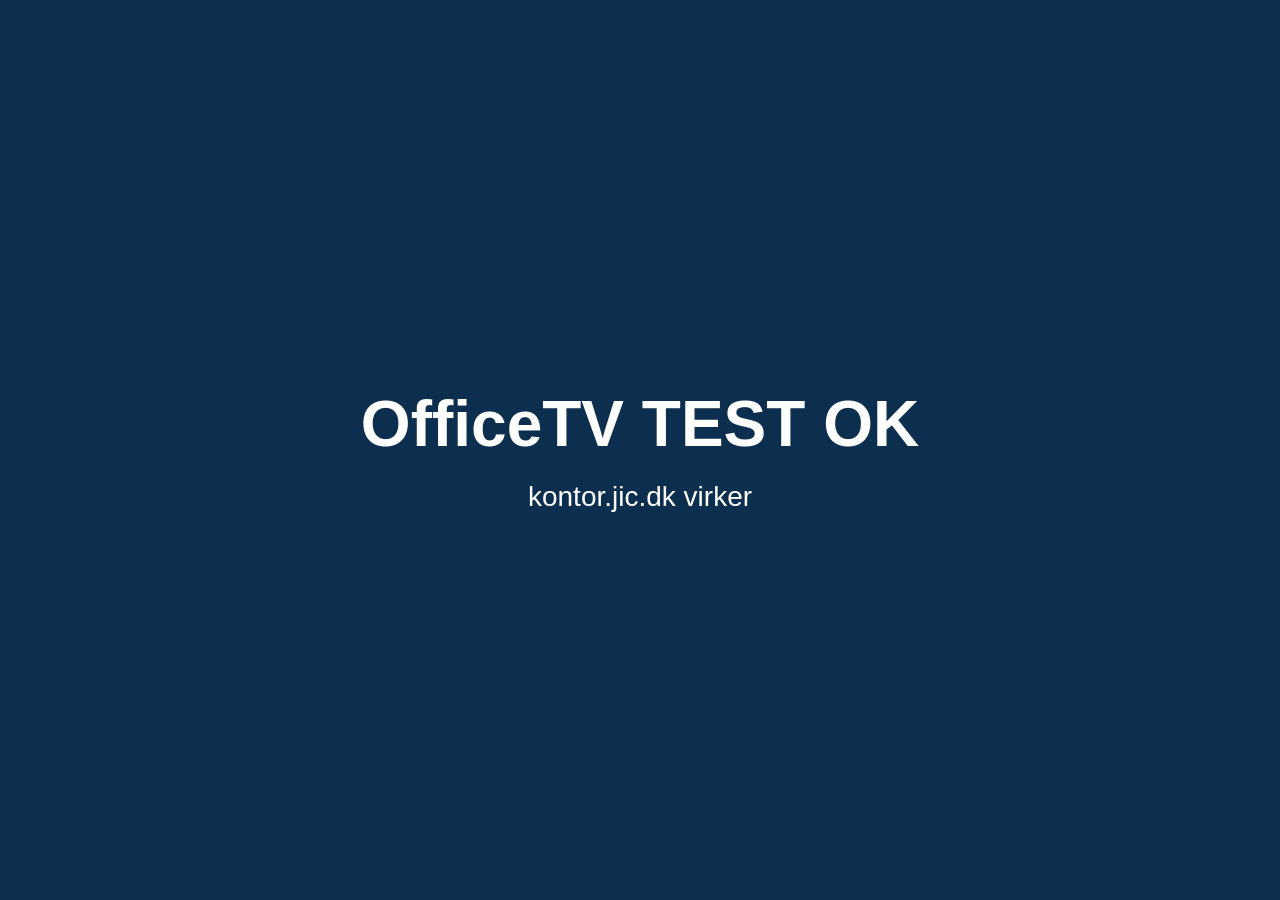
<file: office-test.html>
<!doctype html><html lang="da"><head><meta charset="utf-8"><meta name="viewport" content="width=device-width,initial-scale=1"><title>OfficeTV test</title></head><body style="margin:0;background:#0d2f4f;color:white;font-family:Arial,Helvetica,sans-serif;display:flex;align-items:center;justify-content:center;height:100vh;text-align:center"><div><div style="font-size:64px;font-weight:800">OfficeTV TEST OK</div><div style="font-size:28px;margin-top:20px">kontor.jic.dk virker</div></div></body></html>
</file>
<file: style.css>
:root{
  --navy:#0d2f4f;
  --blue:#2f6fba;
  --line:#d9e7f1;
  --muted:#667d8f;
  --green:#14784c;
  --scale:1;
}
*{box-sizing:border-box}
html,body{
  margin:0;
  width:100%;
  height:100%;
  overflow:hidden;
  font-family:Arial,Helvetica,sans-serif;
  background:#dfeaf2;
  color:var(--navy);
}
#stage{
  position:absolute;
  left:50%;
  top:50%;
  width:calc(1080px * var(--scale));
  height:calc(1920px * var(--scale));
  transform:translate(-50%,-50%);
  overflow:hidden;
}
.screen{
  width:1080px;
  height:1920px;
  transform:scale(var(--scale));
  transform-origin:top left;
  background:linear-gradient(180deg,#f8fcff 0%,#edf7fd 48%,#f8fcff 100%);
  display:grid;
  grid-template-rows:960px 960px;
  overflow:hidden;
}
.half{
  min-height:0;
  padding:20px 28px 20px;
  display:grid;
  grid-template-rows:auto 1fr;
  gap:14px;
}
.half+.half{border-top:2px solid #d4e6f1}
.section-head{
  min-height:84px;
  display:flex;
  align-items:flex-end;
  justify-content:space-between;
  gap:16px;
}
.eyebrow{
  margin:0 0 4px;
  color:var(--blue);
  font-size:16px;
  font-weight:800;
  letter-spacing:.08em;
  text-transform:uppercase;
}
h1,h2{margin:0;letter-spacing:-.04em;line-height:.92}
h1{font-size:44px}
h2{font-size:54px}
.subline{
  margin:6px 0 0;
  color:var(--muted);
  font-size:15px;
  font-weight:700;
}
.badge{
  background:#fff;
  border:1px solid var(--line);
  border-radius:999px;
  padding:10px 18px;
  font-size:14px;
  font-weight:800;
  box-shadow:0 8px 24px rgba(13,47,79,.08);
  white-space:nowrap;
  margin-bottom:3px;
}
.badge.live{color:var(--green);background:#e8f8ef;border-color:#d4efdf}
.week-grid{
  min-height:0;
  display:grid;
  grid-template-columns:repeat(4,1fr);
  grid-template-rows:repeat(2,1fr);
  gap:12px;
}
.day-card{
  min-width:0;
  min-height:0;
  background:#fff;
  border:1px solid rgba(13,47,79,.08);
  border-radius:20px;
  box-shadow:0 8px 24px rgba(13,47,79,.08);
  padding:16px 12px 10px;
  overflow:hidden;
  position:relative;
  display:flex;
  flex-direction:column;
}
.day-card:before{
  content:"";
  position:absolute;
  left:0;right:0;top:0;
  height:5px;
  background:var(--accent,#6eb5e0);
}
.day-head{
  display:flex;
  align-items:flex-end;
  justify-content:space-between;
  gap:8px;
  margin-bottom:8px;
}
.day-card h3{
  margin:0;
  font-size:25px;
  letter-spacing:-.04em;
  line-height:1;
}
.day-date{
  color:var(--muted);
  font-size:14px;
  font-weight:800;
  white-space:nowrap;
  padding-bottom:2px;
}
.bookings{
  min-height:0;
  overflow:hidden;
  display:flex;
  flex-direction:column;
}
.booking{
  flex:0 0 auto;
  padding:3px 0 4px;
  border-bottom:1px solid #edf2f5;
  font-size:10.5px;
  line-height:1.04;
}
.booking:last-child{border-bottom:0}
.booking-line{
  display:grid;
  grid-template-columns:auto 1fr;
  column-gap:5px;
  align-items:start;
}
.booking-time{
  font-weight:900;
  color:var(--blue);
  white-space:nowrap;
}
.booking-title{
  min-width:0;
  font-weight:800;
  color:#173953;
  display:-webkit-box;
  -webkit-box-orient:vertical;
  -webkit-line-clamp:2;
  overflow:hidden;
  line-height:1.06;
}
.resource-list{
  margin:1px 0 0 0;
  padding:0 0 0 9px;
  list-style:none;
}
.resource-list li{
  position:relative;
  color:#697f90;
  font-size:9.5px;
  line-height:1.04;
  white-space:nowrap;
  overflow:hidden;
  text-overflow:ellipsis;
  padding-left:7px;
  margin-top:1px;
}
.resource-list li::before{
  content:'-';
  position:absolute;
  left:0;
  top:0;
}
.empty{color:#8a9aa7;font-size:11px;font-style:italic;padding-top:3px}
.day-card.dense .booking{font-size:9.7px;padding:2px 0 3px}
.day-card.dense .resource-list li{font-size:8.9px;margin-top:0}
.day-card.dense h3{font-size:23px}
.day-card.dense .day-date{font-size:13px}
.day-card.dense .resource-list{padding-left:8px}
.day-card.very-dense .booking{font-size:8.8px;padding:1px 0 2px;line-height:1.02}
.day-card.very-dense .booking-title{-webkit-line-clamp:1}
.day-card.very-dense .resource-list li{font-size:8px;padding-left:6px}
.day-card.very-dense h3{font-size:22px}
.day-card.very-dense .day-date{font-size:12px}
.day-card.very-dense .resource-list{padding-left:7px}
.note-card textarea{
  width:100%;
  height:100%;
  resize:none;
  border:0;
  outline:0;
  background:#f7fbfe;
  border-radius:12px;
  padding:10px;
  font:inherit;
  font-size:15px;
  color:#355166;
}
.source-week{
  position:absolute!important;
  left:-10000px!important;
  top:-10000px!important;
  width:900px!important;
  height:auto!important;
  overflow:visible!important;
}
.panel{
  min-height:0;
  background:#fff;
  border:1px solid rgba(13,47,79,.08);
  border-radius:24px;
  box-shadow:0 12px 34px rgba(13,47,79,.10);
  overflow:hidden;
  display:grid;
  grid-template-rows:50px 1fr;
}
.panel-title{
  padding:13px 18px;
  background:linear-gradient(90deg,#e5f5ff,#f8fcff);
  border-bottom:1px solid var(--line);
  font-size:20px;
  font-weight:800;
  color:#37566d;
}
.conventus-output{
  min-height:0;
  padding:8px 10px 10px;
  overflow:hidden;
}
.conventus-output,.conventus-output *{
  font-family:Arial,Helvetica,sans-serif!important;
  box-sizing:border-box!important;
}
.conventus-output table{
  width:100%!important;
  max-width:100%!important;
  border-collapse:separate!important;
  border-spacing:0 4px!important;
  background:transparent!important;
  border:0!important;
}
.conventus-output thead,.conventus-output th{background:transparent!important}
.conventus-output th{
  padding:6px 8px!important;
  color:#607689!important;
  font-size:14px!important;
  text-align:left!important;
  border:0!important;
}
.conventus-output td{
  padding:7px 8px!important;
  font-size:14px!important;
  line-height:1.1!important;
  border-top:1px solid #e3edf4!important;
  border-bottom:1px solid #e3edf4!important;
  background:#f8fbfd!important;
  color:#15344f!important;
  vertical-align:top!important;
}
.conventus-output tr td:first-child{
  border-left:1px solid #e3edf4!important;
  border-radius:10px 0 0 10px!important;
}
.conventus-output tr td:last-child{
  border-right:1px solid #e3edf4!important;
  border-radius:0 10px 10px 0!important;
}
.conventus-output a{color:var(--blue)!important;text-decoration:none!important;font-weight:700!important}
.conventus-output img{max-height:18px!important;width:auto!important}

/* Specialbygget, kompakt visning af Dagen i dag */
.today-list{display:flex;flex-direction:column;gap:3px;width:100%;min-height:0}
.today-row{display:grid;grid-template-columns:108px minmax(0,1fr) 150px 188px;column-gap:10px;align-items:start;background:#f8fbfd;border:1px solid #e1ebf2;border-radius:9px;padding:6px 9px;min-height:31px;color:#173953}
.today-time{font-size:12px;font-weight:900;color:var(--blue);white-space:nowrap;padding-top:1px}
.today-main{min-width:0}
.today-title{font-size:12.5px;font-weight:900;line-height:1.12;white-space:nowrap;overflow:hidden;text-overflow:ellipsis}
.today-category{font-size:10.5px;font-weight:700;line-height:1.14;color:#587187;white-space:normal;overflow:hidden}
.today-resource{display:flex;flex-direction:column;gap:1px;font-size:10.5px;font-weight:800;line-height:1.12;color:#31566f;min-width:0}
.today-resource span{white-space:nowrap;overflow:hidden;text-overflow:ellipsis}
.today-info{display:grid;grid-template-columns:auto 1fr;gap:6px;align-items:start;margin-top:4px;padding:4px 6px;background:#fff7d6;border:1px solid #efdc9a;border-radius:7px;color:#554b2b}
.today-info-label{font-size:8.5px;font-weight:900;letter-spacing:.05em;color:#9b6c00;background:#ffeaa0;border-radius:999px;padding:2px 5px;line-height:1.1}
.today-info-groups{display:flex;flex-direction:column;gap:2px;min-width:0}
.today-info-group{display:flex;gap:5px;align-items:baseline;font-size:9.5px;line-height:1.15;min-width:0}
.today-info-group b{color:#8b6200;white-space:nowrap}
.today-info-group span{white-space:normal}
.today-empty{padding:20px;text-align:center;color:#718696;font-size:14px;font-style:italic}
.today-list.dense{gap:2px}
.today-list.dense .today-row{grid-template-columns:102px minmax(0,1fr) 140px 178px;column-gap:8px;padding:4px 8px;min-height:27px}
.today-list.dense .today-time{font-size:11px}
.today-list.dense .today-title{font-size:11.5px}
.today-list.dense .today-category,.today-list.dense .today-resource{font-size:9.5px}
.today-list.dense .today-info{margin-top:3px;padding:3px 5px}
.today-list.dense .today-info-group{font-size:8.8px}
.today-list.very-dense{gap:1px}
.today-list.very-dense .today-row{grid-template-columns:96px minmax(0,1fr) 132px 170px;column-gap:7px;padding:3px 7px;min-height:24px;border-radius:7px}
.today-list.very-dense .today-time{font-size:10px}
.today-list.very-dense .today-title{font-size:10.5px;line-height:1.05}
.today-list.very-dense .today-category,.today-list.very-dense .today-resource{font-size:8.8px;line-height:1.05}
.today-list.very-dense .today-info{grid-template-columns:auto 1fr;margin-top:2px;padding:2px 4px;gap:4px}
.today-list.very-dense .today-info-label{font-size:7.5px;padding:1px 4px}
.today-list.very-dense .today-info-group{font-size:8px;line-height:1.08}

/* Smart compact mode til meget travle ugedage. Kun kort der ellers ville overflowe bruger dette. */
.day-card.dense,
.day-card.very-dense{
  padding:13px 9px 7px;
}
.day-card.dense .day-head,
.day-card.very-dense .day-head{margin-bottom:5px}
.day-card.dense .booking,
.day-card.very-dense .booking{
  display:grid;
  grid-template-columns:minmax(0,1fr) 72px;
  column-gap:5px;
  align-items:start;
  padding:2px 0;
  line-height:1.03;
}
.day-card.dense .booking-line,
.day-card.very-dense .booking-line{
  min-width:0;
  grid-template-columns:auto minmax(0,1fr);
  column-gap:4px;
}
.day-card.dense .booking-title,
.day-card.very-dense .booking-title{
  -webkit-line-clamp:1;
  white-space:nowrap;
  text-overflow:ellipsis;
}
.day-card.dense .resource-list,
.day-card.very-dense .resource-list{
  margin:0;
  padding:0;
  min-width:0;
  max-width:72px;
  display:flex;
  flex-direction:column;
  align-items:flex-end;
  justify-content:flex-start;
  gap:1px;
  overflow:hidden;
}
.day-card.dense .resource-list li,
.day-card.very-dense .resource-list li{
  width:100%;
  margin:0;
  padding:0;
  text-align:right;
  white-space:nowrap;
  overflow:hidden;
  text-overflow:ellipsis;
  color:#718697;
}
.day-card.dense .resource-list li::before,
.day-card.very-dense .resource-list li::before{display:none}
.day-card.dense .booking{font-size:10px}
.day-card.dense .resource-list li{font-size:8.4px}
.day-card.very-dense .booking{font-size:9.2px}
.day-card.very-dense .resource-list li{font-size:7.9px}
</file>
<file: next-info.css>
.note-card{gap:0}.note-card .day-head{margin-bottom:10px;align-items:center}.note-card h3{font-size:21px!important;white-space:nowrap;letter-spacing:-.03em}.note-card .day-date{font-size:10.5px!important;white-space:nowrap}.next-info-box{flex:1;min-height:0;background:linear-gradient(135deg,#fff8df,#fffdf6);border:1px solid #efd57b;border-left:5px solid #e9a839;border-radius:12px;padding:14px 13px;box-shadow:0 5px 14px rgba(113,83,10,.08);overflow:hidden}.next-info-when{font-size:13px;font-weight:900;color:#2f6fba;margin-bottom:7px;line-height:1.18}.next-info-title{font-size:16px;font-weight:900;line-height:1.14;color:#173953;margin-bottom:14px}.next-info-checklist{display:flex;flex-direction:column;gap:14px}.info-group{display:block;width:100%}.info-time{display:inline-block;font-size:13px;font-weight:900;color:#8b6200;background:#fff0b7;border-radius:999px;padding:4px 8px;margin:0 0 7px;line-height:1}.info-group ul{margin:0;padding:0;list-style:none;width:100%}.info-group li{position:relative;display:block;width:100%;font-size:12.5px;font-weight:700;line-height:1.28;color:#4e4a35;padding-left:16px;margin:0 0 7px;white-space:normal;word-break:normal;overflow-wrap:normal;hyphens:none}.info-group li:before{content:'•';position:absolute;left:0;top:-1px;color:#e0a126;font-size:17px;line-height:1}.next-info-empty{font-size:13px;color:#7c8790;font-style:italic}.note-card.dense-note .next-info-box{padding:10px 10px}.note-card.dense-note .next-info-title{font-size:13px;margin-bottom:8px}.note-card.dense-note .next-info-when{font-size:10.5px;margin-bottom:4px}.note-card.dense-note .next-info-checklist{gap:8px}.note-card.dense-note .info-time{font-size:10.5px;padding:2px 6px;margin-bottom:4px}.note-card.dense-note .info-group li{font-size:10.5px;line-height:1.15;margin-bottom:4px;padding-left:12px}.note-card textarea{display:none!important}
</file>
<file: idag/style.css>
:root{--navy:#0d2f4f;--blue:#2f6fba;--muted:#667d8f;--line:#d9e7f1;--green:#14784c;--scale:1}*{box-sizing:border-box}html,body{margin:0;width:100%;height:100%;overflow:hidden;font-family:Arial,Helvetica,sans-serif;background:#dfeaf2;color:var(--navy)}body{background:radial-gradient(circle at 14% 0%,#f9fcff 0,#edf7fd 48%,#e4eef5 100%)}#stage{position:absolute;left:50%;top:50%;width:calc(1080px*var(--scale));height:calc(1920px*var(--scale));transform:translate(-50%,-50%);overflow:hidden}.screen{width:1080px;height:1920px;transform:scale(var(--scale));transform-origin:top left;padding:16px 38px 24px;display:grid;grid-template-rows:42px 1fr;gap:7px;background:linear-gradient(180deg,#f8fcff 0%,#edf7fd 100%);overflow:hidden}.hero{display:flex;align-items:center;justify-content:space-between;gap:24px}.eyebrow{margin:0 0 5px;color:var(--blue);font-size:17px;font-weight:900;letter-spacing:.09em;text-transform:uppercase}.hero h1{margin:0;font-size:57px;line-height:.94;letter-spacing:-.055em;color:#102b4b}.today-date{margin:0;color:var(--muted);font-size:18px;font-weight:800}.live-pill{display:flex;align-items:center;gap:10px;margin-bottom:0;padding:10px 15px;border-radius:999px;background:#eaf8ef;border:1px solid #d4efdf;box-shadow:0 8px 24px rgba(13,47,79,.07);white-space:nowrap}.live-pill i{width:10px;height:10px;border-radius:50%;background:#3aa06d;box-shadow:0 0 0 5px rgba(58,160,109,.13)}.live-pill span{font-size:15px;font-weight:950;letter-spacing:.04em;color:#28704d}.panel{min-height:0;background:#fff;border:1px solid rgba(13,47,79,.08);border-radius:28px;box-shadow:0 16px 42px rgba(13,47,79,.10);overflow:hidden;display:grid;grid-template-rows:49px 32px 1fr}.panel-title{padding:10px 22px;background:linear-gradient(90deg,#e6f5ff,#f8fcff);border-bottom:1px solid var(--line);font-size:23px;font-weight:900;color:#37566d}.column-head{display:grid;grid-template-columns:145px minmax(0,1fr) 245px;column-gap:14px;align-items:center;padding:0 18px;background:#f8fbfd;border-bottom:1px solid #e5edf3;color:#8798a6;font-size:11px;font-weight:900;letter-spacing:.07em;text-transform:uppercase}.today-output{min-height:0;padding:10px 12px 12px;overflow:hidden}.today-output,.today-output *{box-sizing:border-box}.today-list{display:flex;flex-direction:column;gap:5px;width:100%;min-height:0}.today-row{display:grid;grid-template-columns:145px minmax(0,1fr) 245px;column-gap:14px;align-items:start;background:#f8fbfd;border:1px solid #e0eaf1;border-radius:12px;padding:10px 13px;min-height:64px;color:#173953}.today-time{font-size:20px;font-weight:950;color:var(--blue);white-space:nowrap;padding-top:2px}.today-main{min-width:0}.today-title{font-size:22px;font-weight:950;line-height:1.1;color:#173953;white-space:nowrap;overflow:hidden;text-overflow:ellipsis}.today-resource{display:flex;flex-direction:column;gap:3px;font-size:16px;font-weight:850;line-height:1.18;color:#355b75;min-width:0}.today-resource span{white-space:normal}.today-info{display:grid;grid-template-columns:auto minmax(0,1fr);gap:9px;align-items:start;margin-top:6px;padding:7px 9px;background:linear-gradient(90deg,#fff5c9,#fffaf0);border:1px solid #ead381;border-radius:9px;color:#554b2b}.today-info-label{font-size:10px;font-weight:950;letter-spacing:.06em;color:#956700;background:#ffe89a;border-radius:999px;padding:4px 7px;line-height:1.05}.today-info-groups{display:flex;flex-direction:column;gap:4px;min-width:0}.today-info-group{display:flex;gap:8px;align-items:baseline;font-size:14px;line-height:1.22;min-width:0}.today-info-group b{color:#8b6200;white-space:nowrap;font-size:13px}.today-info-group span{white-space:normal}.today-empty{padding:70px 20px;text-align:center;color:#718696;font-size:22px;font-style:italic}.today-list.dense{gap:5px}.today-list.dense .today-row{grid-template-columns:135px minmax(0,1fr) 230px;column-gap:11px;padding:10px 12px;min-height:60px}.today-list.dense .today-time{font-size:18px}.today-list.dense .today-title{font-size:19px}.today-list.dense .today-resource{font-size:14px}.today-list.dense .today-info{margin-top:6px;padding:6px 8px}.today-list.dense .today-info-group{font-size:12.5px}.today-list.very-dense{gap:4px}.today-list.very-dense .today-row{grid-template-columns:125px minmax(0,1fr) 215px;column-gap:9px;padding:8px 10px;min-height:53px;border-radius:10px}.today-list.very-dense .today-time{font-size:16px}.today-list.very-dense .today-title{font-size:17px;line-height:1.05}.today-list.very-dense .today-resource{font-size:12.5px;line-height:1.08}.today-list.very-dense .today-info{margin-top:4px;padding:5px 7px;gap:6px}.today-list.very-dense .today-info-label{font-size:8.5px;padding:3px 5px}.today-list.very-dense .today-info-group{font-size:11px;line-height:1.12}.source-hidden{position:absolute!important;left:-12000px!important;top:-12000px!important;width:1000px!important;height:auto!important;overflow:visible!important}
.hero{position:relative}.header-clock{position:absolute;left:50%;top:50%;transform:translate(-50%,-50%);font-size:25px;font-weight:900;letter-spacing:.035em;color:#173953;font-variant-numeric:tabular-nums;white-space:nowrap}
</file>
<file: test/style.css>
:root{--navy:#102d4f;--blue:#2d6fbd;--muted:#6b8093;--line:#dbe7ef;--ink:#173653;--scale:1}
*{box-sizing:border-box}
html,body{margin:0;width:100%;height:100%;overflow:hidden;font-family:Inter,ui-sans-serif,system-ui,-apple-system,BlinkMacSystemFont,"Segoe UI",Arial,sans-serif;background:#dce8f1;color:var(--navy)}
body{position:fixed;inset:0;background:radial-gradient(circle at 15% 0%,#f8fcff 0,#edf5fa 38%,#dfeaf2 100%)}
#stage{position:fixed;inset:0;width:100vw;height:100vh;overflow:hidden;background:#dce8f1}
.screen{position:absolute;left:50%;top:50%;width:1920px;height:1080px;transform:translate(-50%,-50%) scale(var(--scale));transform-origin:center center;padding:20px 26px 24px;display:grid;grid-template-rows:72px 1fr;gap:16px;background:linear-gradient(180deg,rgba(251,253,255,.98),rgba(236,245,251,.99));overflow:hidden}

.test-badge{position:absolute;top:10px;right:10px;z-index:5;padding:6px 14px;border-radius:999px;background:#c0392b;color:#fff;font-size:12px;font-weight:950;letter-spacing:.08em;box-shadow:0 6px 16px rgba(0,0,0,.18)}

.hero{position:relative;display:grid;grid-template-columns:1fr auto 1fr;align-items:center;min-width:0}
.hero-title{justify-self:start;font-size:44px;line-height:1;letter-spacing:-.04em;font-weight:860;color:#0c233f;white-space:nowrap}
.hero-title span{font-weight:350;color:#8ea4b6}
.hero-title strong{font-weight:900}
.hero-brand{justify-self:center;font-size:16px;font-weight:950;letter-spacing:.14em;color:#3a72b5;white-space:nowrap}
.live-pill{justify-self:end;display:flex;align-items:center;gap:10px;padding:11px 18px;background:rgba(255,255,255,.9);border:1px solid #d7e4ec;border-radius:999px;box-shadow:0 7px 22px rgba(20,57,87,.07);white-space:nowrap}
.live-pill i{width:10px;height:10px;border-radius:50%;background:#38a66a;box-shadow:0 0 0 4px rgba(56,166,106,.12)}
.live-pill span{font-size:14px;font-weight:950;letter-spacing:.05em;color:#285741}

.week-grid{min-height:0;display:grid;grid-template-columns:repeat(4,1fr);grid-template-rows:repeat(2,minmax(0,1fr));gap:16px}
.day-card{position:relative;min-width:0;min-height:0;display:flex;flex-direction:column;background:rgba(255,255,255,.97);border:1px solid rgba(20,63,94,.08);border-radius:22px;padding:18px 17px 13px;box-shadow:0 11px 28px rgba(21,57,85,.075);overflow:hidden}
.day-card:before{content:"";position:absolute;left:0;right:0;top:0;height:6px;background:var(--accent)}
.day-card.is-today{box-shadow:0 0 0 3px color-mix(in srgb,var(--accent) 60%,transparent),0 14px 36px rgba(21,57,85,.14)}

.day-head{display:flex;align-items:flex-start;justify-content:space-between;gap:12px;margin-bottom:10px;flex:0 0 auto}
.day-head>div:first-child{display:flex;align-items:center;gap:9px;min-width:0}
.day-head h2{margin:0;font-size:33px;line-height:1;letter-spacing:-.035em;font-weight:860;color:#0c233f}
.today-pill{display:none;padding:5px 9px;border-radius:999px;background:#e8f5ed;color:#20663f;font-size:11px;font-weight:950;letter-spacing:.06em}
.is-today .today-pill{display:inline-block}
.day-meta{text-align:right;display:flex;flex-direction:column;align-items:flex-end;gap:2px}
.day-meta strong{font-size:16px;font-weight:800;color:#4c627a}
.day-meta span{font-size:10.5px;font-weight:900;text-transform:uppercase;letter-spacing:.055em;color:#829aab}

.bookings{min-height:0;overflow:hidden;display:flex;flex-direction:column}
.booking{flex:0 0 auto;display:grid;grid-template-columns:96px minmax(0,1fr) 140px;grid-template-areas:"time title resource" ". info resource";column-gap:10px;padding:6px 0 7px;border-bottom:1px solid #e7eef3;align-items:start}
.booking:last-child{border-bottom:0}
.booking-time{grid-area:time;font-size:15px;font-weight:950;color:#2d6fbd;white-space:nowrap;padding-top:1px}
.booking-title{grid-area:title;min-width:0;font-size:15.5px;font-weight:850;color:#15314f;white-space:nowrap;overflow:hidden;text-overflow:ellipsis;line-height:1.14}
.booking-resource{grid-area:resource;max-width:140px;font-size:12.5px;font-weight:800;color:#51687c;text-align:right;white-space:nowrap;overflow:hidden;text-overflow:ellipsis;padding-top:2px}
.booking-info{grid-area:info;min-width:0;margin-top:3px;padding:3px 8px 4px;border-left:4px solid #e3ad33;background:linear-gradient(90deg,#fff6d8 0%,rgba(255,249,229,.28) 88%,transparent 100%);border-radius:0 8px 8px 0;font-size:12px;font-weight:800;color:#6f5515;white-space:nowrap;overflow:hidden;text-overflow:ellipsis;line-height:1.2}
.has-info{padding-top:6px;padding-bottom:7px}
.loading,.empty{padding:10px 0;color:#8496a4;font-size:15px;font-style:italic}

.more-indicator{display:none;flex:0 0 auto;margin-top:4px;padding:6px 0 0;font-size:13px;font-weight:900;color:#3a72b5;letter-spacing:.01em}

.day-card.dense{padding:16px 15px 11px}
.day-card.dense .day-head{margin-bottom:7px}
.day-card.dense h2{font-size:29px}
.day-card.dense .booking{grid-template-columns:86px minmax(0,1fr) 124px;column-gap:8px;padding:4px 0 5px}
.day-card.dense .booking-time,.day-card.dense .booking-title{font-size:13.5px}
.day-card.dense .booking-resource{font-size:11px;max-width:124px}
.day-card.dense .booking-info{font-size:10.5px;padding:2px 6px 3px;margin-top:2px}

.info-card{background:linear-gradient(145deg,#fffdf8 0%,#fff9e8 64%,#fffdf8 100%)}
.info-head{margin-bottom:12px}
.info-card .day-meta strong{font-size:13px;font-weight:800;letter-spacing:.02em;color:#4c627a}
.info-panel{flex:1;min-height:0;display:flex;flex-direction:column;border:1px solid #efd57b;border-left:7px solid #e3aa2d;border-radius:16px;background:rgba(255,252,242,.85);padding:17px 17px 15px;overflow:hidden;box-shadow:inset 0 1px 0 rgba(255,255,255,.7)}
.info-when{font-size:16px;font-weight:950;color:#2d6fbd;margin-bottom:9px}
.info-panel h3{margin:0 0 15px;font-size:22px;line-height:1.1;color:#15314f;letter-spacing:-.01em;font-weight:860}
.info-summary{display:flex;flex-direction:column;gap:13px;min-height:0;overflow:hidden}
.info-group{display:block}
.info-group b{display:inline-block;margin:0 0 7px;padding:5px 10px;border-radius:999px;background:#fff0b7;color:#8a6206;font-size:13px;font-weight:950}
.info-group span{display:block;position:relative;padding-left:17px;font-size:14px;font-weight:800;line-height:1.3;color:#473f2c;white-space:normal}
.info-group span:before{content:'•';position:absolute;left:0;color:#dfa124;font-size:18px;line-height:.9}

.source{position:absolute!important;left:-12000px!important;top:-12000px!important;width:1100px!important;height:auto!important;overflow:visible!important}
</file>
<file: uge/style.css>
:root{--navy:#102d4f;--blue:#2d6fbd;--muted:#6b8093;--line:#dbe7ef;--ink:#173653;--scale:1}*{box-sizing:border-box}html,body{margin:0;width:100%;height:100%;overflow:hidden;font-family:Inter,ui-sans-serif,system-ui,-apple-system,BlinkMacSystemFont,"Segoe UI",Arial,sans-serif;background:#dce8f1;color:var(--navy)}body{position:fixed;inset:0;background:radial-gradient(circle at 15% 0%,#f8fcff 0,#edf5fa 38%,#dfeaf2 100%)}#stage{position:fixed;inset:0;width:100vw;height:100vh;overflow:hidden;background:#dce8f1}.screen{position:absolute;left:50%;top:50%;width:1920px;height:1080px;transform:translate(-50%,-50%) scale(var(--scale));transform-origin:center center;padding:11px 22px 16px;display:grid;grid-template-rows:46px 1fr;gap:8px;background:linear-gradient(180deg,rgba(251,253,255,.98),rgba(236,245,251,.99));overflow:hidden}.hero{position:relative;display:grid;grid-template-columns:1fr auto 1fr;align-items:center;min-width:0}.hero-title{justify-self:start;font-size:16px;line-height:1;letter-spacing:-.045em;font-weight:820;color:#102b4b;white-space:nowrap}.hero-title span{font-weight:350;color:#8ea4b6}.hero-title strong{font-weight:900}.hero-brand{justify-self:center;font-size:12px;font-weight:950;letter-spacing:.14em;color:#3a72b5;white-space:nowrap}.live-pill{justify-self:end;display:flex;align-items:center;gap:8px;padding:8px 13px;background:rgba(255,255,255,.9);border:1px solid #d7e4ec;border-radius:999px;box-shadow:0 7px 22px rgba(20,57,87,.07);white-space:nowrap}.live-pill i{width:9px;height:9px;border-radius:50%;background:#38a66a;box-shadow:0 0 0 4px rgba(56,166,106,.12)}.live-pill span{font-size:11px;font-weight:950;letter-spacing:.055em;color:#285741}.week-grid{min-height:0;display:grid;grid-template-columns:repeat(4,1fr);grid-template-rows:repeat(2,minmax(0,1fr));gap:13px}.day-card{position:relative;min-width:0;min-height:0;display:flex;flex-direction:column;background:rgba(255,255,255,.96);border:1px solid rgba(20,63,94,.08);border-radius:21px;padding:16px 15px 11px;box-shadow:0 11px 28px rgba(21,57,85,.075);overflow:hidden}.day-card:before{content:"";position:absolute;left:0;right:0;top:0;height:5px;background:var(--accent)}.day-card.is-today{box-shadow:0 0 0 2px color-mix(in srgb,var(--accent) 55%,transparent),0 14px 36px rgba(21,57,85,.12)}.day-head{display:flex;align-items:flex-start;justify-content:space-between;gap:12px;margin-bottom:8px;flex:0 0 auto}.day-head>div:first-child{display:flex;align-items:center;gap:8px;min-width:0}.day-head h2{margin:0;font-size:27px;line-height:1;letter-spacing:-.04em;font-weight:880}.today-pill{display:none;padding:4px 7px;border-radius:999px;background:#e8f5ed;color:#2d7750;font-size:9px;font-weight:950;letter-spacing:.06em}.is-today .today-pill{display:inline-block}.day-meta{text-align:right;display:flex;flex-direction:column;align-items:flex-end;gap:2px}.day-meta strong{font-size:13px;color:#64798c}.day-meta span{font-size:8.5px;font-weight:900;text-transform:uppercase;letter-spacing:.055em;color:#98a9b6}.bookings{min-height:0;overflow:hidden;display:flex;flex-direction:column}.booking{flex:0 0 auto;display:grid;grid-template-columns:77px minmax(0,1fr) 116px;grid-template-areas:"time title resource" ". info resource";column-gap:8px;padding:3px 0 4px;border-bottom:1px solid #e7eef3;align-items:start}.booking:last-child{border-bottom:0}.booking-time{grid-area:time;font-size:11.3px;font-weight:950;color:#2d6fbd;white-space:nowrap;padding-top:1px}.booking-title{grid-area:title;min-width:0;font-size:11.7px;font-weight:900;color:#173653;white-space:nowrap;overflow:hidden;text-overflow:ellipsis;line-height:1.08}.booking-resource{grid-area:resource;max-width:116px;font-size:9.8px;font-weight:850;color:#657b8d;text-align:right;white-space:nowrap;overflow:hidden;text-overflow:ellipsis;padding-top:1px}.booking-info{grid-area:info;min-width:0;margin-top:2px;padding:2px 6px 3px;border-left:3px solid #e3ad33;background:linear-gradient(90deg,#fff6d8 0%,rgba(255,249,229,.28) 88%,transparent 100%);border-radius:0 7px 7px 0;font-size:9.1px;font-weight:800;color:#6f5515;white-space:nowrap;overflow:hidden;text-overflow:ellipsis;line-height:1.13}.booking-info:before{content:none;display:none}.has-info{padding-top:4px;padding-bottom:5px}.loading,.empty{padding:8px 0;color:#8496a4;font-size:12px;font-style:italic}.day-card.dense{padding:14px 13px 9px}.day-card.dense .day-head{margin-bottom:5px}.day-card.dense h2{font-size:24px}.day-card.dense .booking{grid-template-columns:70px minmax(0,1fr) 105px;column-gap:6px;padding:2px 0 3px}.day-card.dense .booking-time,.day-card.dense .booking-title{font-size:10.1px}.day-card.dense .booking-resource{font-size:8.6px;max-width:105px}.day-card.dense .booking-info{font-size:8.1px;padding:1px 5px 2px;margin-top:1px}.day-card.dense .booking-info:before{content:none;display:none}.day-card.ultra{padding:13px 12px 8px}.day-card.ultra .day-head{margin-bottom:4px}.day-card.ultra h2{font-size:22px}.day-card.ultra .day-meta strong{font-size:11.5px}.day-card.ultra .day-meta span{font-size:7.7px}.day-card.ultra .booking{grid-template-columns:64px minmax(0,1fr) 94px;column-gap:5px;padding:1px 0 2px}.day-card.ultra .booking-time,.day-card.ultra .booking-title{font-size:9px;line-height:1.02}.day-card.ultra .booking-resource{font-size:7.8px;max-width:94px}.day-card.ultra .booking-info{font-size:7.3px;padding:1px 4px 1px;border-left-width:2px}.day-card.ultra .booking-info:before{content:none;display:none}.info-card{background:linear-gradient(145deg,#fffdf8 0%,#fff9e8 64%,#fffdf8 100%)}.info-head{margin-bottom:10px}.info-card .day-meta strong{font-size:10px;letter-spacing:.03em}.info-panel{flex:1;min-height:0;display:flex;flex-direction:column;border:1px solid #efd57b;border-left:6px solid #e3aa2d;border-radius:15px;background:rgba(255,252,242,.85);padding:15px 15px 13px;overflow:hidden;box-shadow:inset 0 1px 0 rgba(255,255,255,.7)}.info-when{font-size:14px;font-weight:950;color:#2d6fbd;margin-bottom:8px}.info-panel h3{margin:0 0 14px;font-size:19px;line-height:1.08;color:#173653;letter-spacing:-.015em}.info-summary{display:flex;flex-direction:column;gap:12px;min-height:0;overflow:hidden}.info-group{display:block}.info-group b{display:inline-block;margin:0 0 6px;padding:4px 8px;border-radius:999px;background:#fff0b7;color:#8a6206;font-size:11px;font-weight:950}.info-group span{display:block;position:relative;padding-left:15px;font-size:12px;font-weight:800;line-height:1.28;color:#4f4c3c;white-space:normal}.info-group span:before{content:'•';position:absolute;left:0;color:#dfa124;font-size:16px;line-height:.9}.source{position:absolute!important;left:-12000px!important;top:-12000px!important;width:1100px!important;height:auto!important;overflow:visible!important}.hero-left{display:flex;align-items:center;gap:24px;min-width:0;white-space:nowrap}.header-clock{font-size:22px;line-height:1;font-weight:900;letter-spacing:.035em;color:#173653;font-variant-numeric:tabular-nums;white-space:nowrap}
</file>
<file: vandret/style.css>
@import url('../next-info.css');
:root{--navy:#0d2f4f;--blue:#2f6fba;--muted:#667d8f;--line:#d9e7f1;--green:#14784c;--scale:1}*{box-sizing:border-box}html,body{margin:0;width:100%;height:100%;overflow:hidden;font-family:Arial,Helvetica,sans-serif;background:#dfeaf2;color:var(--navy)}#stage{position:absolute;left:50%;top:50%;width:calc(1920px*var(--scale));height:calc(1080px*var(--scale));transform:translate(-50%,-50%);overflow:hidden}.screen{width:1920px;height:1080px;transform:scale(var(--scale));transform-origin:top left;background:linear-gradient(180deg,#f8fcff,#edf7fd 52%,#f8fcff);display:grid;grid-template-columns:1160px 760px;overflow:hidden}.pane{min-width:0;min-height:0;padding:24px 26px 22px;display:grid;grid-template-rows:auto 1fr;gap:15px}.today-pane{border-left:2px solid #d4e6f1;padding-left:28px}.section-head{min-height:86px;display:flex;align-items:flex-end;justify-content:space-between;gap:14px}.eyebrow{margin:0 0 5px;color:var(--blue);font-size:16px;font-weight:800;letter-spacing:.08em;text-transform:uppercase}h1,h2{margin:0;letter-spacing:-.04em;line-height:.93}h1{font-size:48px}h2{font-size:50px}.subline{margin:6px 0 0;color:var(--muted);font-size:15px;font-weight:700}.badge{background:#fff;border:1px solid var(--line);border-radius:999px;padding:10px 16px;font-size:14px;font-weight:800;box-shadow:0 8px 24px rgba(13,47,79,.08);white-space:nowrap}.badge.live{color:var(--green);background:#e8f8ef;border-color:#d4efdf}.week-grid{min-height:0;display:grid;grid-template-columns:repeat(4,1fr);grid-template-rows:repeat(2,1fr);gap:12px}.day-card{min-width:0;min-height:0;background:#fff;border:1px solid rgba(13,47,79,.08);border-radius:18px;box-shadow:0 8px 22px rgba(13,47,79,.08);padding:15px 11px 9px;overflow:hidden;position:relative;display:flex;flex-direction:column}.day-card:before{content:"";position:absolute;left:0;right:0;top:0;height:5px;background:var(--accent,#6eb5e0)}.day-head{display:flex;align-items:flex-end;justify-content:space-between;gap:7px;margin-bottom:7px}.day-card h3{margin:0;font-size:24px;letter-spacing:-.04em;line-height:1}.day-date{color:var(--muted);font-size:13px;font-weight:800;white-space:nowrap;padding-bottom:1px}.bookings{min-height:0;overflow:hidden;display:flex;flex-direction:column}.booking{flex:0 0 auto;padding:3px 0 4px;border-bottom:1px solid #edf2f5;font-size:10.5px;line-height:1.04}.booking-line{display:grid;grid-template-columns:auto 1fr;column-gap:5px;align-items:start}.booking-time{font-weight:900;color:var(--blue);white-space:nowrap}.booking-title{min-width:0;font-weight:800;color:#173953;display:-webkit-box;-webkit-box-orient:vertical;-webkit-line-clamp:2;overflow:hidden;line-height:1.06}.resource-list{margin:1px 0 0;padding:0 0 0 8px;list-style:none}.resource-list li{position:relative;color:#697f90;font-size:9.2px;line-height:1.04;white-space:nowrap;overflow:hidden;text-overflow:ellipsis;padding-left:7px;margin-top:1px}.resource-list li:before{content:'-';position:absolute;left:0}.empty{color:#8a9aa7;font-size:11px;font-style:italic;padding-top:3px}.day-card.dense .booking{font-size:9.6px;padding:2px 0 3px}.day-card.dense .resource-list li{font-size:8.5px}.day-card.very-dense .booking{font-size:8.6px;padding:1px 0 2px;line-height:1.01}.day-card.very-dense .booking-title{-webkit-line-clamp:1}.day-card.very-dense .resource-list li{font-size:7.8px}.note-card textarea{width:100%;height:100%;resize:none;border:0;outline:0;background:#f7fbfe;border-radius:11px;padding:10px;font:inherit;font-size:14px;color:#355166}.source{position:absolute!important;left:-12000px!important;top:-12000px!important;width:1000px!important;height:auto!important;overflow:visible!important}.panel{min-height:0;background:#fff;border:1px solid rgba(13,47,79,.08);border-radius:22px;box-shadow:0 12px 34px rgba(13,47,79,.10);overflow:hidden;display:grid;grid-template-rows:48px 1fr}.panel-title{padding:12px 16px;background:linear-gradient(90deg,#e5f5ff,#f8fcff);border-bottom:1px solid var(--line);font-size:19px;font-weight:800;color:#37566d}.conventus-output{min-height:0;padding:8px 10px 10px;overflow:hidden}.conventus-output,.conventus-output *{font-family:Arial,Helvetica,sans-serif!important;box-sizing:border-box!important}.conventus-output table{width:100%!important;max-width:100%!important;border-collapse:separate!important;border-spacing:0 3px!important;background:transparent!important;border:0!important}.conventus-output thead,.conventus-output th{background:transparent!important}.conventus-output th{padding:5px 6px!important;color:#607689!important;font-size:12px!important;text-align:left!important;border:0!important}.conventus-output td{padding:5px 6px!important;font-size:11.5px!important;line-height:1.05!important;border-top:1px solid #e3edf4!important;border-bottom:1px solid #e3edf4!important;background:#f8fbfd!important;color:#15344f!important;vertical-align:top!important}.conventus-output tr td:first-child{border-left:1px solid #e3edf4!important;border-radius:9px 0 0 9px!important}.conventus-output tr td:last-child{border-right:1px solid #e3edf4!important;border-radius:0 9px 9px 0!important}.conventus-output a{color:var(--blue)!important;text-decoration:none!important;font-weight:700!important}.conventus-output img{max-height:16px!important;width:auto!important}.conventus-output.dense table{border-spacing:0 2px!important}.conventus-output.dense th{padding:3px 5px!important;font-size:10.5px!important}.conventus-output.dense td{padding:4px 5px!important;font-size:10px!important;line-height:1.02!important}.conventus-output.very-dense table{border-spacing:0 1px!important}.conventus-output.very-dense th{padding:2px 4px!important;font-size:9.5px!important}.conventus-output.very-dense td{padding:3px 4px!important;font-size:9px!important;line-height:1!important}.note-card .next-info-box{margin-bottom:6px}.note-card .next-info-text{-webkit-line-clamp:4}

/* Smart compact mode til travle ugedage på 16:9-versionen. */
.day-card.dense,.day-card.very-dense{padding:12px 8px 7px}
.day-card.dense .day-head,.day-card.very-dense .day-head{margin-bottom:4px}
.day-card.dense .booking,.day-card.very-dense .booking{display:grid;grid-template-columns:minmax(0,1fr) 68px;column-gap:4px;align-items:start;padding:2px 0;line-height:1.02}
.day-card.dense .booking-line,.day-card.very-dense .booking-line{min-width:0;grid-template-columns:auto minmax(0,1fr);column-gap:4px}
.day-card.dense .booking-title,.day-card.very-dense .booking-title{-webkit-line-clamp:1;white-space:nowrap;text-overflow:ellipsis}
.day-card.dense .resource-list,.day-card.very-dense .resource-list{margin:0;padding:0;min-width:0;max-width:68px;display:flex;flex-direction:column;align-items:flex-end;gap:1px;overflow:hidden}
.day-card.dense .resource-list li,.day-card.very-dense .resource-list li{width:100%;margin:0;padding:0;text-align:right;white-space:nowrap;overflow:hidden;text-overflow:ellipsis;color:#718697}
.day-card.dense .resource-list li:before,.day-card.very-dense .resource-list li:before{display:none}
.day-card.dense .booking{font-size:9.9px}.day-card.dense .resource-list li{font-size:8.2px}
.day-card.very-dense .booking{font-size:9.1px}.day-card.very-dense .resource-list li{font-size:7.7px}
</file>
